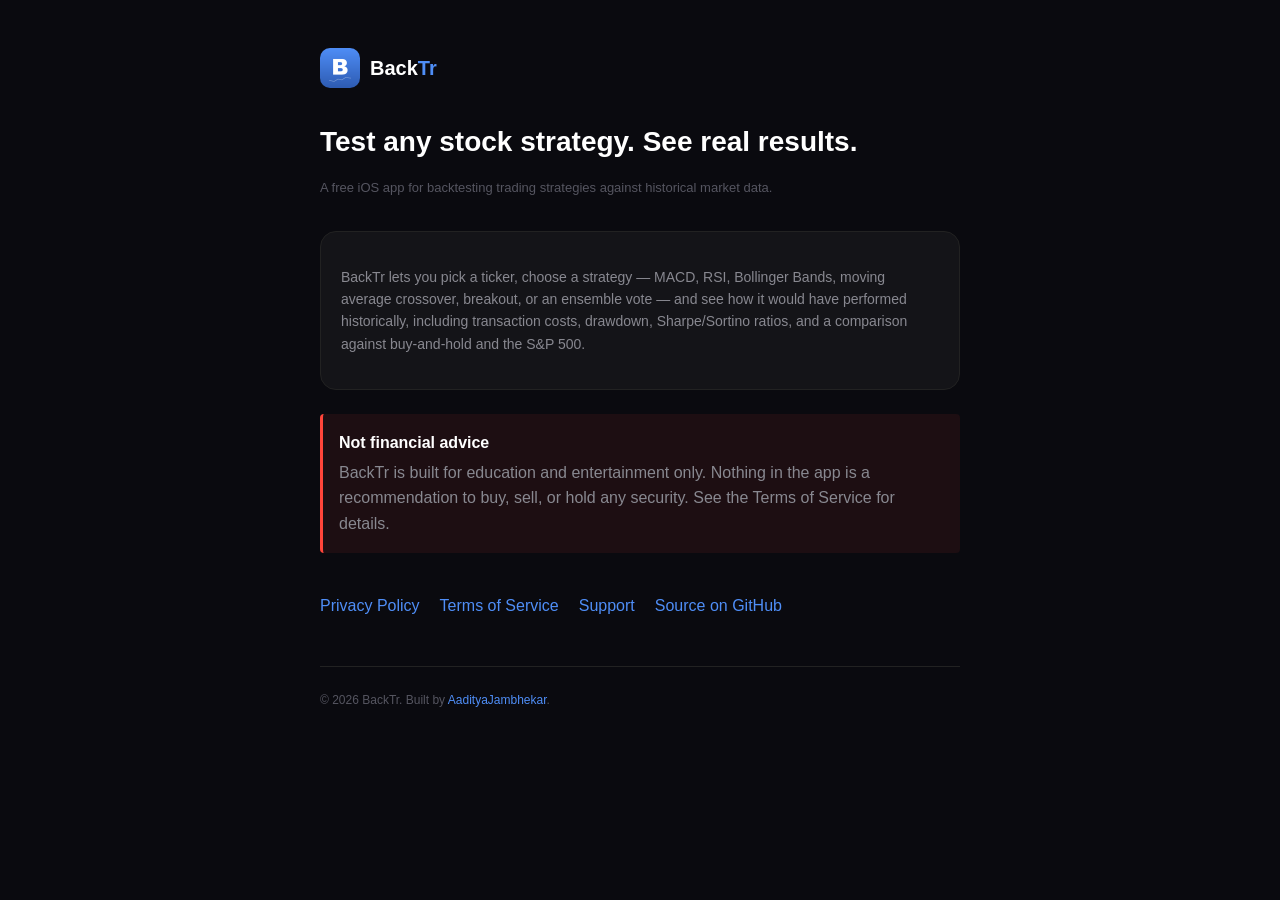
<file: docs/index.html>
<!doctype html>
<html lang="en">
<head>
<meta charset="utf-8">
<meta name="viewport" content="width=device-width, initial-scale=1">
<title>BackTr — Test any stock strategy</title>
<meta name="description" content="BackTr is a stock strategy backtesting app for iOS. Test MACD, RSI, Bollinger Bands and more against historical data — for education and entertainment only.">
<link rel="stylesheet" href="style.css">
</head>
<body>
<div class="wrap">
  <div class="logo">
    <img src="logo.png" alt="BackTr logo">
    <span>Back<b>Tr</b></span>
  </div>

  <h1>Test any stock strategy. See real results.</h1>
  <p class="subtitle">A free iOS app for backtesting trading strategies against historical market data.</p>

  <div class="card">
    <p>BackTr lets you pick a ticker, choose a strategy — MACD, RSI, Bollinger Bands, moving average crossover, breakout, or an ensemble vote — and see how it would have performed historically, including transaction costs, drawdown, Sharpe/Sortino ratios, and a comparison against buy-and-hold and the S&amp;P 500.</p>
  </div>

  <div class="callout">
    <strong>Not financial advice</strong>
    BackTr is built for education and entertainment only. Nothing in the app is a recommendation to buy, sell, or hold any security. See the Terms of Service for details.
  </div>

  <div class="links">
    <a href="privacy-policy.html">Privacy Policy</a>
    <a href="terms-of-service.html">Terms of Service</a>
    <a href="support.html">Support</a>
    <a href="https://github.com/AadityaJambhekar/BackTr">Source on GitHub</a>
  </div>

  <footer>
    &copy; 2026 BackTr. Built by <a href="https://github.com/AadityaJambhekar">AadityaJambhekar</a>.
  </footer>
</div>
</body>
</html>
</file>
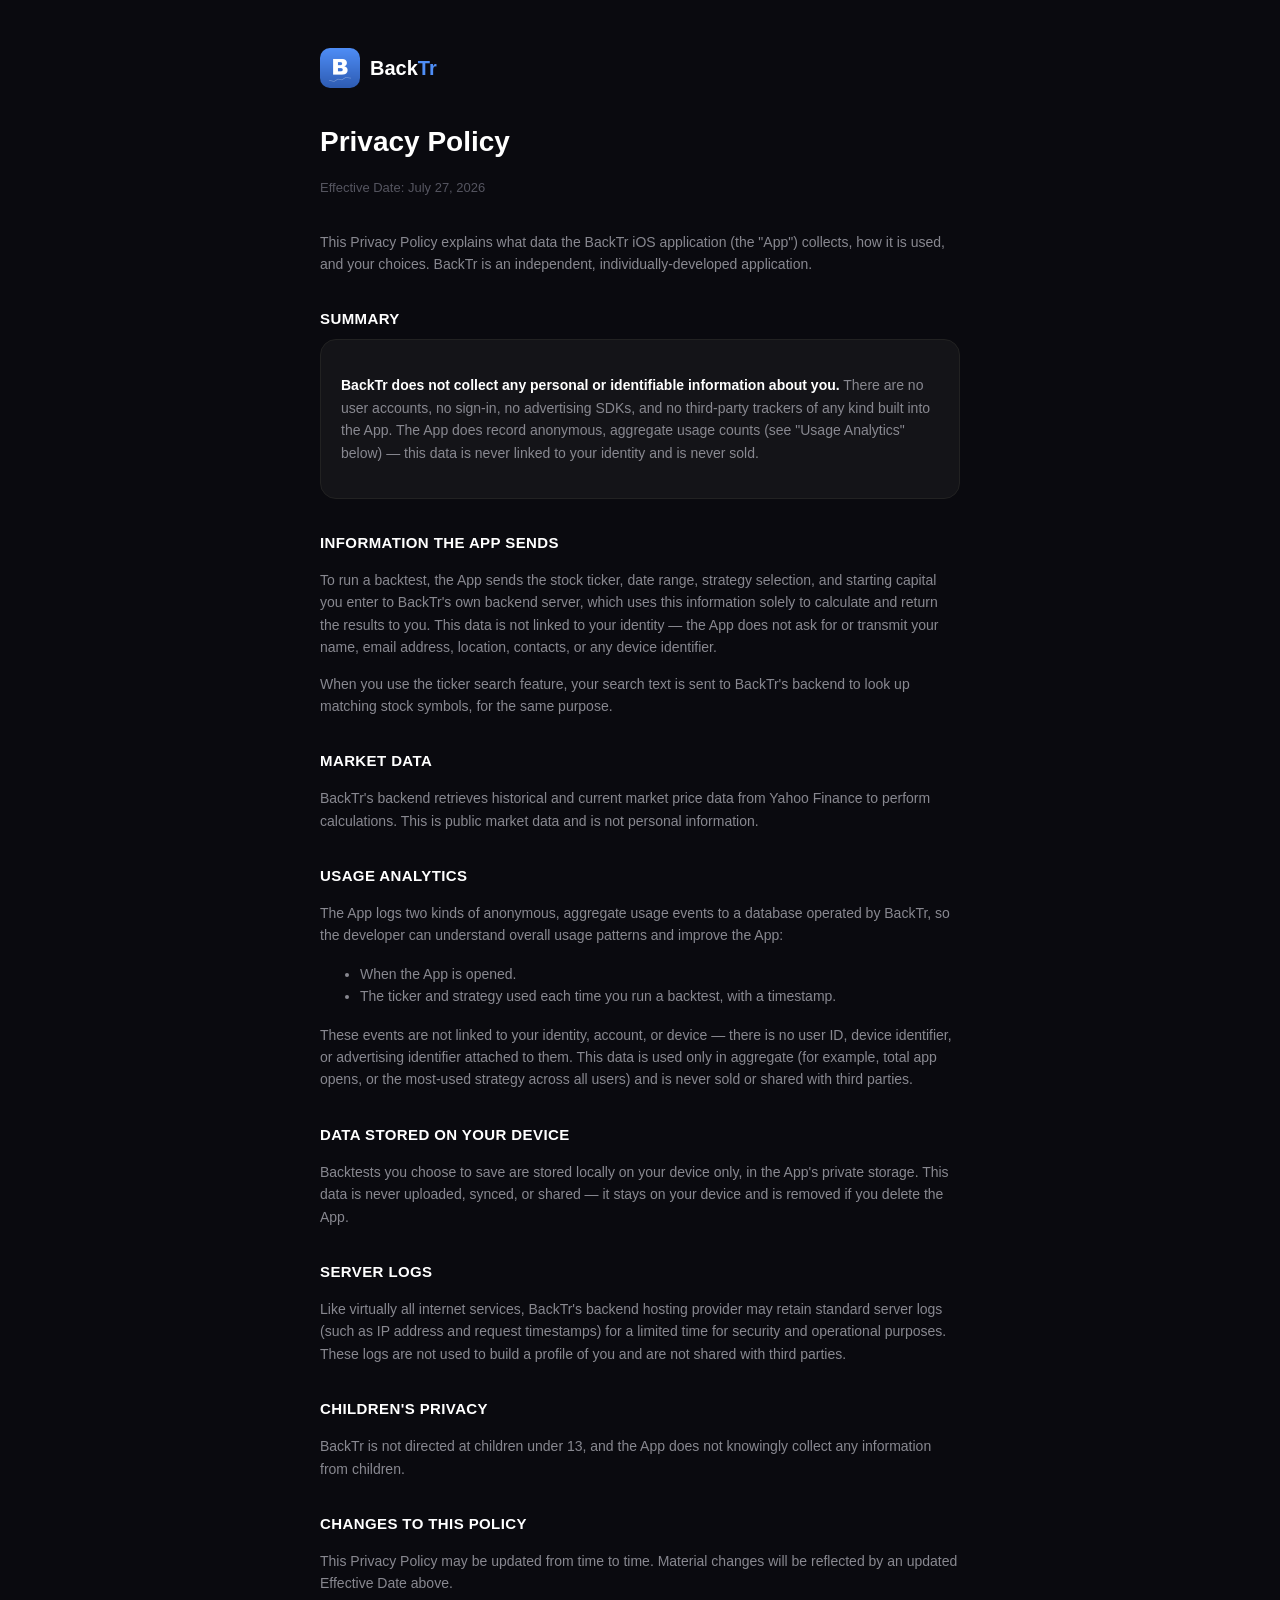
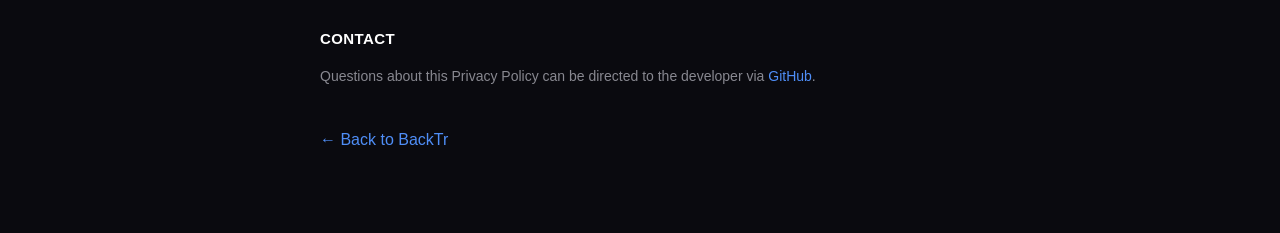
<file: docs/privacy-policy.html>
<!doctype html>
<html lang="en">
<head>
<meta charset="utf-8">
<meta name="viewport" content="width=device-width, initial-scale=1">
<title>Privacy Policy — BackTr</title>
<link rel="stylesheet" href="style.css">
</head>
<body>
<div class="wrap">
  <div class="logo">
    <img src="logo.png" alt="BackTr logo">
    <span>Back<b>Tr</b></span>
  </div>

  <h1>Privacy Policy</h1>
  <p class="subtitle">Effective Date: July 27, 2026</p>

  <p>This Privacy Policy explains what data the BackTr iOS application (the &quot;App&quot;) collects, how it is used, and your choices. BackTr is an independent, individually-developed application.</p>

  <h2>Summary</h2>
  <div class="card">
    <p><strong style="color:#fff">BackTr does not collect any personal or identifiable information about you.</strong> There are no user accounts, no sign-in, no advertising SDKs, and no third-party trackers of any kind built into the App. The App does record anonymous, aggregate usage counts (see "Usage Analytics" below) — this data is never linked to your identity and is never sold.</p>
  </div>

  <h2>Information the App Sends</h2>
  <p>To run a backtest, the App sends the stock ticker, date range, strategy selection, and starting capital you enter to BackTr's own backend server, which uses this information solely to calculate and return the results to you. This data is not linked to your identity — the App does not ask for or transmit your name, email address, location, contacts, or any device identifier.</p>
  <p>When you use the ticker search feature, your search text is sent to BackTr's backend to look up matching stock symbols, for the same purpose.</p>

  <h2>Market Data</h2>
  <p>BackTr's backend retrieves historical and current market price data from Yahoo Finance to perform calculations. This is public market data and is not personal information.</p>

  <h2>Usage Analytics</h2>
  <p>The App logs two kinds of anonymous, aggregate usage events to a database operated by BackTr, so the developer can understand overall usage patterns and improve the App:</p>
  <ul>
    <li>When the App is opened.</li>
    <li>The ticker and strategy used each time you run a backtest, with a timestamp.</li>
  </ul>
  <p>These events are not linked to your identity, account, or device — there is no user ID, device identifier, or advertising identifier attached to them. This data is used only in aggregate (for example, total app opens, or the most-used strategy across all users) and is never sold or shared with third parties.</p>

  <h2>Data Stored On Your Device</h2>
  <p>Backtests you choose to save are stored locally on your device only, in the App's private storage. This data is never uploaded, synced, or shared — it stays on your device and is removed if you delete the App.</p>

  <h2>Server Logs</h2>
  <p>Like virtually all internet services, BackTr's backend hosting provider may retain standard server logs (such as IP address and request timestamps) for a limited time for security and operational purposes. These logs are not used to build a profile of you and are not shared with third parties.</p>

  <h2>Children's Privacy</h2>
  <p>BackTr is not directed at children under 13, and the App does not knowingly collect any information from children.</p>

  <h2>Changes to This Policy</h2>
  <p>This Privacy Policy may be updated from time to time. Material changes will be reflected by an updated Effective Date above.</p>

  <h2>Contact</h2>
  <p>Questions about this Privacy Policy can be directed to the developer via <a href="https://github.com/AadityaJambhekar">GitHub</a>.</p>

  <div class="links">
    <a href="index.html">&larr; Back to BackTr</a>
  </div>
</div>
</body>
</html>
</file>
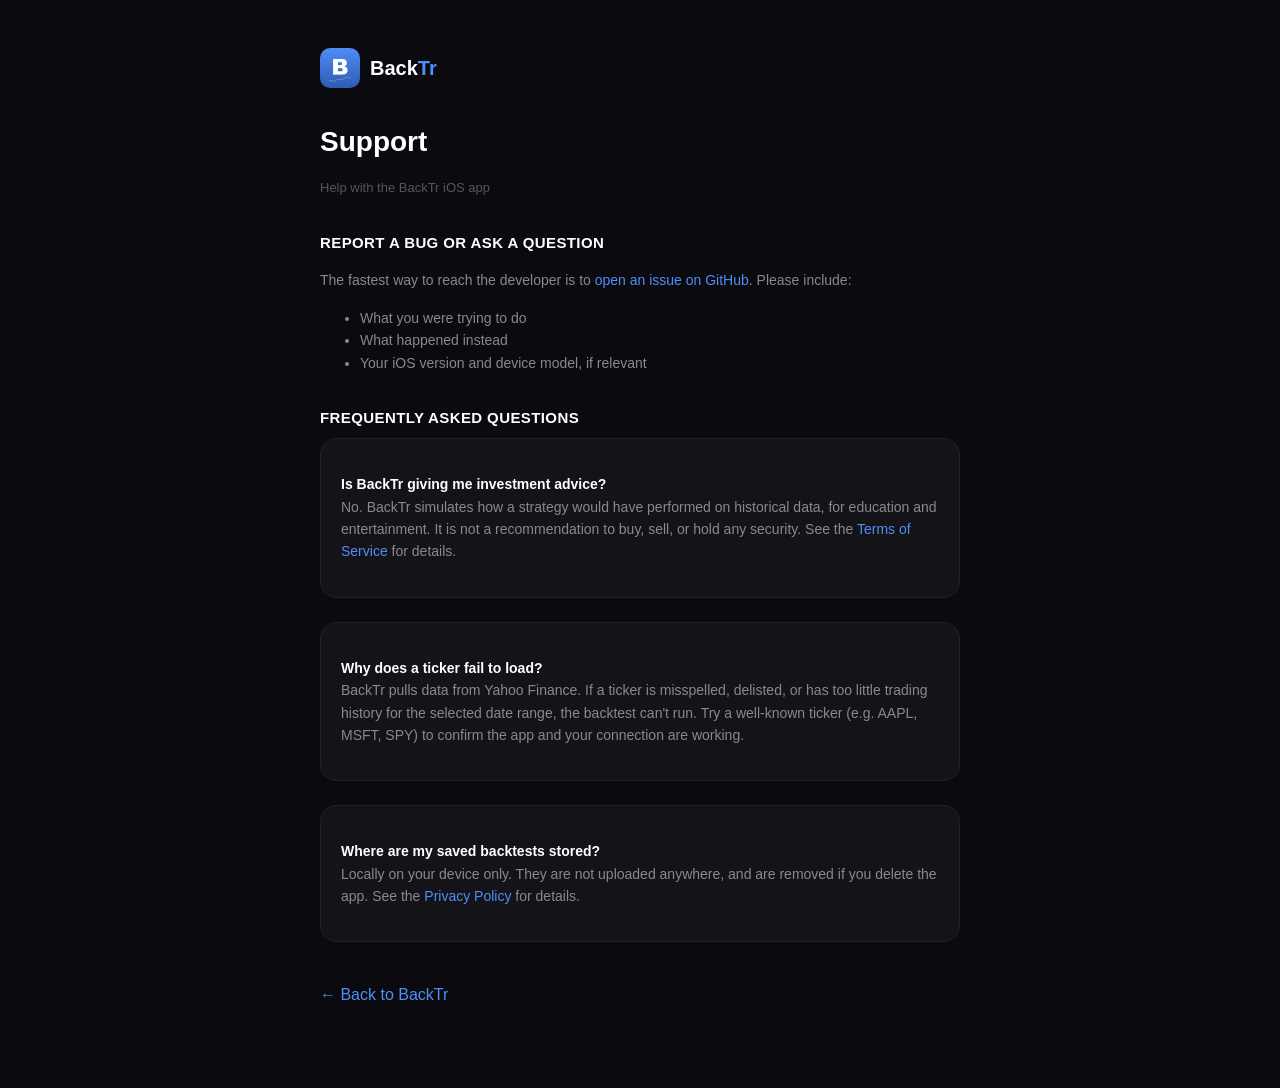
<file: docs/support.html>
<!doctype html>
<html lang="en">
<head>
<meta charset="utf-8">
<meta name="viewport" content="width=device-width, initial-scale=1">
<title>Support — BackTr</title>
<link rel="stylesheet" href="style.css">
</head>
<body>
<div class="wrap">
  <div class="logo">
    <img src="logo.png" alt="BackTr logo">
    <span>Back<b>Tr</b></span>
  </div>

  <h1>Support</h1>
  <p class="subtitle">Help with the BackTr iOS app</p>

  <h2>Report a Bug or Ask a Question</h2>
  <p>The fastest way to reach the developer is to <a href="https://github.com/AadityaJambhekar/BackTr/issues/new">open an issue on GitHub</a>. Please include:</p>
  <ul>
    <li>What you were trying to do</li>
    <li>What happened instead</li>
    <li>Your iOS version and device model, if relevant</li>
  </ul>

  <h2>Frequently Asked Questions</h2>

  <div class="card">
    <p><strong style="color:#fff">Is BackTr giving me investment advice?</strong><br>
    No. BackTr simulates how a strategy would have performed on historical data, for education and entertainment. It is not a recommendation to buy, sell, or hold any security. See the <a href="terms-of-service.html">Terms of Service</a> for details.</p>
  </div>

  <div class="card">
    <p><strong style="color:#fff">Why does a ticker fail to load?</strong><br>
    BackTr pulls data from Yahoo Finance. If a ticker is misspelled, delisted, or has too little trading history for the selected date range, the backtest can't run. Try a well-known ticker (e.g. AAPL, MSFT, SPY) to confirm the app and your connection are working.</p>
  </div>

  <div class="card">
    <p><strong style="color:#fff">Where are my saved backtests stored?</strong><br>
    Locally on your device only. They are not uploaded anywhere, and are removed if you delete the app. See the <a href="privacy-policy.html">Privacy Policy</a> for details.</p>
  </div>

  <div class="links">
    <a href="index.html">&larr; Back to BackTr</a>
  </div>
</div>
</body>
</html>
</file>
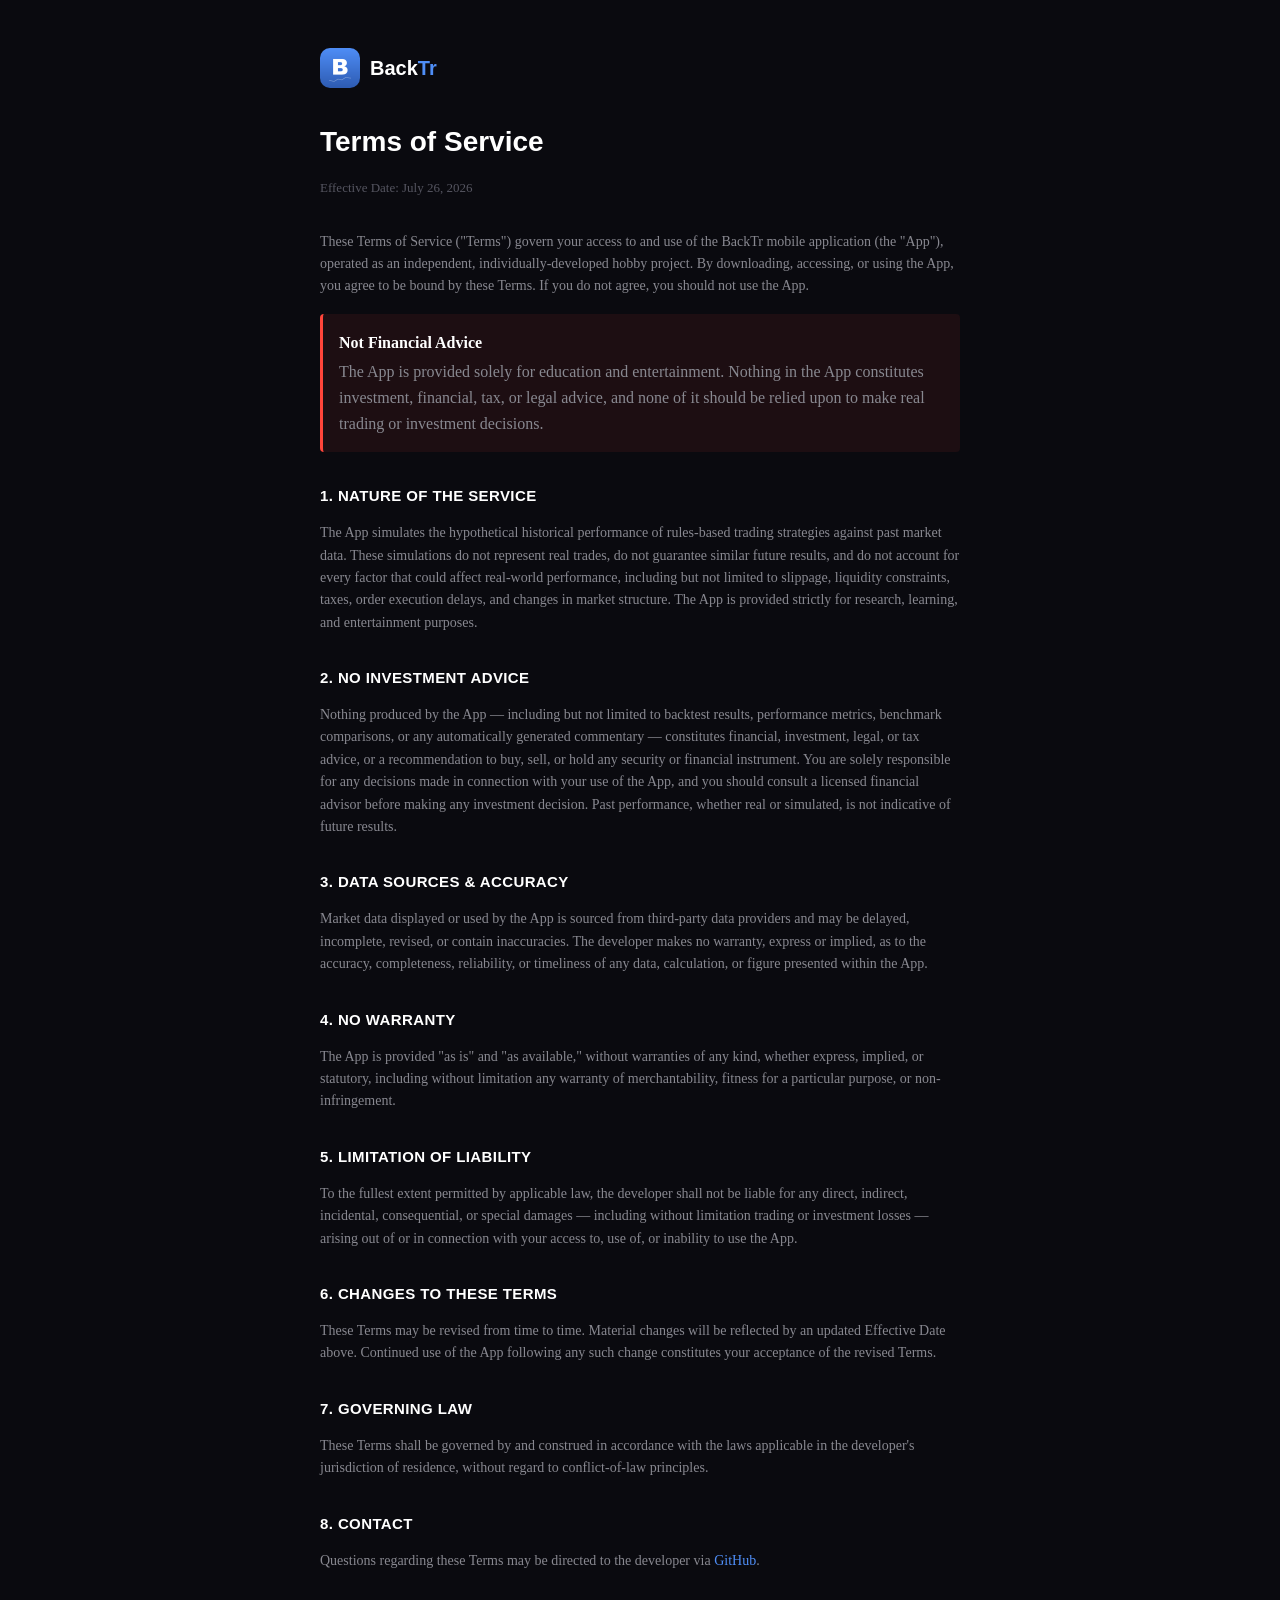
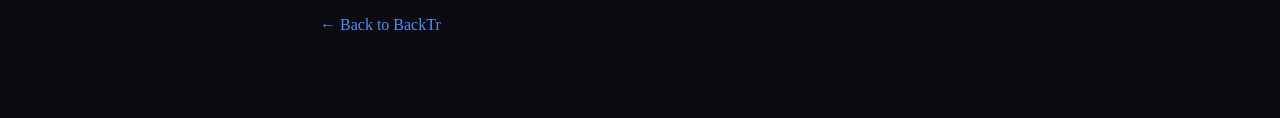
<file: docs/terms-of-service.html>
<!doctype html>
<html lang="en">
<head>
<meta charset="utf-8">
<meta name="viewport" content="width=device-width, initial-scale=1">
<title>Terms of Service — BackTr</title>
<link rel="stylesheet" href="style.css">
<style>
  body { font-family: Georgia, "Times New Roman", serif; }
  h1, h2, .logo span { font-family: -apple-system, BlinkMacSystemFont, "Segoe UI", Roboto, Helvetica, Arial, sans-serif; }
</style>
</head>
<body>
<div class="wrap">
  <div class="logo">
    <img src="logo.png" alt="BackTr logo">
    <span>Back<b>Tr</b></span>
  </div>

  <h1>Terms of Service</h1>
  <p class="subtitle">Effective Date: July 26, 2026</p>

  <p>These Terms of Service (&quot;Terms&quot;) govern your access to and use of the BackTr mobile application (the &quot;App&quot;), operated as an independent, individually-developed hobby project. By downloading, accessing, or using the App, you agree to be bound by these Terms. If you do not agree, you should not use the App.</p>

  <div class="callout">
    <strong>Not Financial Advice</strong>
    The App is provided solely for education and entertainment. Nothing in the App constitutes investment, financial, tax, or legal advice, and none of it should be relied upon to make real trading or investment decisions.
  </div>

  <h2>1. Nature of the Service</h2>
  <p>The App simulates the hypothetical historical performance of rules-based trading strategies against past market data. These simulations do not represent real trades, do not guarantee similar future results, and do not account for every factor that could affect real-world performance, including but not limited to slippage, liquidity constraints, taxes, order execution delays, and changes in market structure. The App is provided strictly for research, learning, and entertainment purposes.</p>

  <h2>2. No Investment Advice</h2>
  <p>Nothing produced by the App — including but not limited to backtest results, performance metrics, benchmark comparisons, or any automatically generated commentary — constitutes financial, investment, legal, or tax advice, or a recommendation to buy, sell, or hold any security or financial instrument. You are solely responsible for any decisions made in connection with your use of the App, and you should consult a licensed financial advisor before making any investment decision. Past performance, whether real or simulated, is not indicative of future results.</p>

  <h2>3. Data Sources &amp; Accuracy</h2>
  <p>Market data displayed or used by the App is sourced from third-party data providers and may be delayed, incomplete, revised, or contain inaccuracies. The developer makes no warranty, express or implied, as to the accuracy, completeness, reliability, or timeliness of any data, calculation, or figure presented within the App.</p>

  <h2>4. No Warranty</h2>
  <p>The App is provided &quot;as is&quot; and &quot;as available,&quot; without warranties of any kind, whether express, implied, or statutory, including without limitation any warranty of merchantability, fitness for a particular purpose, or non-infringement.</p>

  <h2>5. Limitation of Liability</h2>
  <p>To the fullest extent permitted by applicable law, the developer shall not be liable for any direct, indirect, incidental, consequential, or special damages — including without limitation trading or investment losses — arising out of or in connection with your access to, use of, or inability to use the App.</p>

  <h2>6. Changes to These Terms</h2>
  <p>These Terms may be revised from time to time. Material changes will be reflected by an updated Effective Date above. Continued use of the App following any such change constitutes your acceptance of the revised Terms.</p>

  <h2>7. Governing Law</h2>
  <p>These Terms shall be governed by and construed in accordance with the laws applicable in the developer's jurisdiction of residence, without regard to conflict-of-law principles.</p>

  <h2>8. Contact</h2>
  <p>Questions regarding these Terms may be directed to the developer via <a href="https://github.com/AadityaJambhekar">GitHub</a>.</p>

  <div class="links">
    <a href="index.html">&larr; Back to BackTr</a>
  </div>
</div>
</body>
</html>
</file>
<file: docs/style.css>
:root {
  color-scheme: dark;
  --bg: #0a0a0f;
  --card: #141418;
  --border: #222222;
  --accent: #4F8EF7;
  --muted: #555560;
  --sub: #888890;
  --red: #ff453a;
}

* { box-sizing: border-box; }

body {
  margin: 0;
  background: var(--bg);
  color: var(--sub);
  font-family: -apple-system, BlinkMacSystemFont, "Segoe UI", Roboto, Helvetica, Arial, sans-serif;
  line-height: 1.6;
}

.wrap {
  max-width: 680px;
  margin: 0 auto;
  padding: 48px 20px 80px;
}

.logo {
  display: flex;
  align-items: center;
  gap: 10px;
  margin-bottom: 32px;
}

.logo img {
  width: 40px;
  height: 40px;
  border-radius: 10px;
  display: block;
}

.logo span {
  font-size: 20px;
  font-weight: 700;
  color: #fff;
}

.logo span b { color: var(--accent); font-weight: 700; }

h1 {
  color: #fff;
  font-size: 28px;
  margin: 0 0 6px;
}

.subtitle {
  color: var(--muted);
  font-size: 13px;
  margin-bottom: 32px;
}

h2 {
  color: #fff;
  font-size: 15px;
  margin: 32px 0 8px;
  text-transform: uppercase;
  letter-spacing: 0.4px;
}

p, li { font-size: 14px; color: var(--sub); }

a { color: var(--accent); text-decoration: none; }
a:hover { text-decoration: underline; }

.card {
  background: var(--card);
  border: 1px solid var(--border);
  border-radius: 16px;
  padding: 20px;
  margin: 8px 0 24px;
}

.callout {
  border-left: 3px solid var(--red);
  background: rgba(255, 69, 58, 0.08);
  padding: 16px;
  border-radius: 4px;
  margin: 16px 0;
}

.callout strong { color: #fff; display: block; margin-bottom: 4px; }

footer {
  margin-top: 48px;
  padding-top: 24px;
  border-top: 1px solid var(--border);
  font-size: 12px;
  color: var(--muted);
}

.links { display: flex; gap: 20px; margin-top: 40px; flex-wrap: wrap; }
</file>
